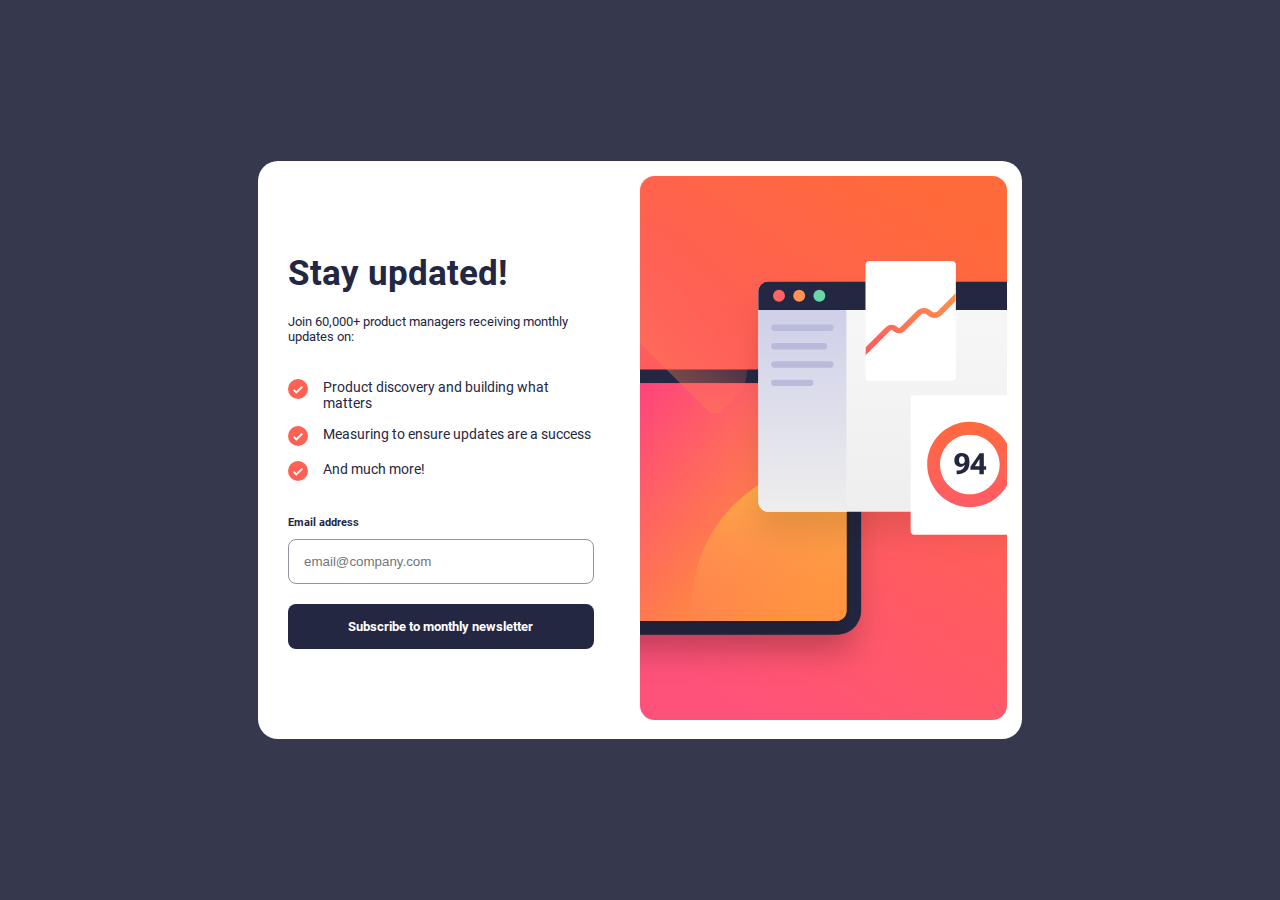
<file: index.html>
<!DOCTYPE html>
<html lang="en">

<head>
    <meta charset=UTF-8>
    <meta name="viewport" content="width=device-width, initial-scale=1.0">
    <title>newsletter sign up with success page</title>
    <link rel="stylesheet" href="./css/index.css">
    <script defer src="./js/base.js"></script>
</head>

<body>
    <main class="card">
        <section class="card-image">
            <img id="desktop-image" src="./assets/images/illustration-sign-up-desktop.svg" alt="desktop-image">
            <img id="mobile-image" src="./assets/images/illustration-sign-up-mobile.svg" alt="mobile-image">
        </section>
        <section class="card-body">
            <div class="text">
                <h1>Stay updated!</h1>
                <h2>Join 60,000+ product managers receiving monthly updates on:</h2>
                <div class="checks">
                    <span>
                        <img id="list-icon" src="./assets/images/icon-list.svg" alt="list-icon">
                        Product discovery and building what matters
                    </span>
                    <span>
                        <img id="list-icon" src="./assets/images/icon-list.svg" alt="list-icon">
                        Measuring to ensure updates are a success
                    </span>
                    <span>
                        <img id="list-icon" src="./assets/images/icon-list.svg" alt="list-icon">
                        And much more!
                    </span>
                </div>
            </div>
            <form class="form-field" id="form-field">
                <span class="email-labels">
                    <label for="email">Email address</label>
                    <span id="error-message" class="error"></span>
                </span>
                <div class="inputs">
                    <input type="email" name="email" id="email" placeholder="email@company.com">
                    <button type="submit" id="button">Subscribe to monthly newsletter</button>
                </div>
            </form>
        </section>
    </main>
</body>

</html>
</file>
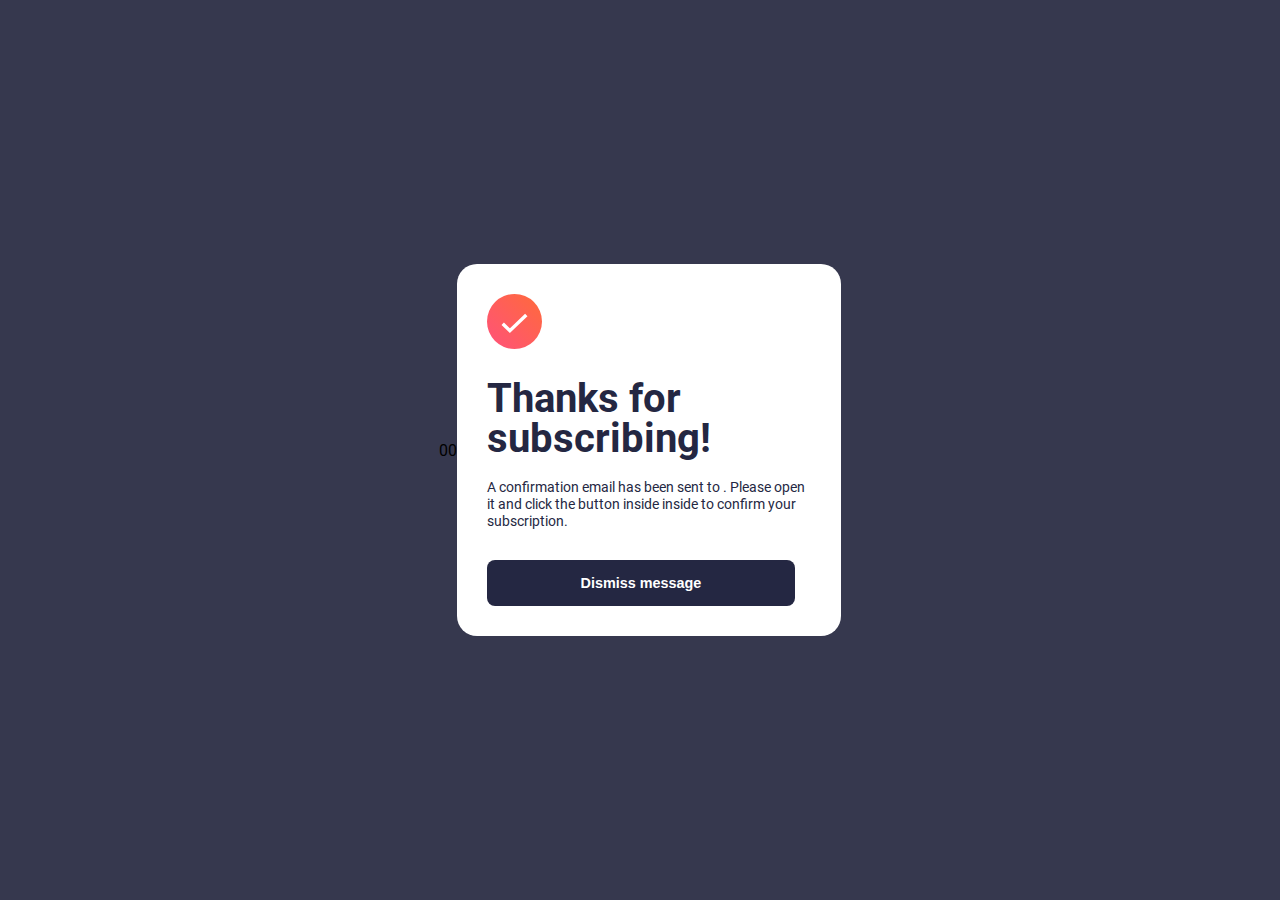
<file: success.html>
<!DOCTYPE html>
<html lang="en">

<head>
    <meta charset=UTF-8>
    <meta name="viewport" content="width=device-width, initial-scale=1.0">
    <title>newsletter sign up with success page</title>
    <link rel="stylesheet" href="./css/success.css">
    <script defer src="./js/success.js"></script>
</head>

<body>00
    <main class="card success-card">
       <img id="success-icon" src="../assets/images/icon-success.svg" alt="success-icon"> 
       <div class="success-card-text">
        <h3>Thanks for subscribing!</h3>
        <h4>A confirmation email has been sent to <span id="user-email"></span>. Please open it and click the button inside inside to confirm your subscription.</h4>
       </div>
       <button type="click" class="success-button" id="success-button">Dismiss message</button>
    </main>
</body>

</html>
</file>
<file: css/index.css>
@import url("../global.css");

:root {
    --tomato: hsl(17, 100%, 59%);
    --pink: hsl(327, 100%, 55%);
    background-color: var(--dark-slate-grey);
}

body {
    display: flex;
    justify-content: center;
    align-items: center;
    max-width: 100%;
    min-height: 100vh;
}
.card{
    border-radius: 20px;
}
.card-body {
    display: flex;
    flex-direction: column;
}

#mobile-image {
    display: none;
}

.text {
    display: flex;
    flex-direction: column;
    gap: 20px;
}

.checks {
    display: flex;
    flex-direction: column;
}

.checks span {
    display: flex;
    flex-direction: row;
    justify-content: start;
    gap: 15px;
    margin-top: 15px;
}

.form-field{
    display: flex;
    flex-direction: column;
    gap: 10px;
}

.email-labels {
    display: flex;
    flex-direction: row;
    justify-content: space-between;
}

.email-labels span,
#error-message {
    display: none;
    color: red;
}

#email {
    padding: 15px;
    border-radius: 8px;
    border: 1px solid var(--grey);
    cursor: grab;
}

#email:focus,
#email:active {
    outline: none;
    border-color: black;
}

#button {
    background-color: var(--dark-slate-grey);
    padding: 15px;
    border: 0;
    border-radius: 8px;
    font-weight: 700;
    cursor: grab;
    color: var(--white);
    display: flex;
    justify-content: center;
    align-items: center;
    
}

#button:hover {
    background-image: linear-gradient(to left, var(--tomato), var(--pink));
    box-shadow: 3px 5px 15px rgba(0, 0, 0, 0.4);
}


.inputs {
    display: flex;
    flex-direction: column;
    gap: 20px;
}


@media screen and (max-width: 576px) {
    :root {
        --h1: 2.8em;
        --h2: 1em;
        --p: 0.95em;
        --email-label: 0.7em;
        --email-span: 0.7em;
    }

    body {
        display: block;
    }

    .card {
        width: 100%;
        display: block;
        display: flex;
        flex-direction: column;
        align-items: center;
        justify-content: start;
        gap: 40px;
        height: 100vh;
        max-height: 100vh;
        height: 100%;
        max-height: 100%;
        padding-bottom: 50px;
    }

    .card-image {
        max-width: 100%;
        width: 100%;
    }

    #desktop-image {
        display: none;
    }

    #mobile-image {
        display: block;
        width: 100%;
        height: 100%;
        max-height: 100%;
    }

    .card-body {
        max-width: 90%;
        gap: 40px;
        margin: 0 auto;
    }

    #list-icon {
        width: 22px;
        height: 22px;
    }

    .email-labels label {
        font-size: var(--email-label);
    }

    .email-labels span,
    #error-message {
        font-size: var(--email-span);
        position: relative;
        right: 20px;
    }

    #email {
        width: 95%;
    }

    #button {
        font-size: 0.9em;
        width: 95%;
    }

    h1 {
        font-size: var(--h1);

    }

    h2 {
        font-size: var(--h2);

    }

    p {
        font-size: var(--p);

    }
    .checks span{
        font-size: 0.95em;
    }
}


@media screen and (min-width: 577px) and (max-width: 1024px) {
    :root {
        --h1: 2.2em;
        --h2: 0.8em;
        --p: 0.85em;
        --email-label: 0.7em;
        --email-span: 0.7em;
    }

    .card {
        display: flex;
        flex-direction: row;
        justify-content: space-between;
        align-items: center;
        gap: 50px;
        max-width: 85%;
        height: auto;
        margin: 0 auto;
        
    }

    .card-image {
        max-width: 50%;
        max-height: 100%;
        padding: 15px 0px 15px 15px;
    }

    #desktop-image {
        max-width: 100%;
        max-height: 100%;
    }

    .card-body {
        max-width: 40%;
        max-height: 100%;
        gap: 35px;
        padding: 30px 50px 30px 0px;
    }

    #list-icon {
        width: 20px;
        height: 20px;
    }

    .email-labels label {
        font-size: var(--email-label);
    }

    .email-labels span,
    #error-message {
        font-size: var(--email-span);
    }

    #email {
        width: 100%;
        height: 45px;
    }

    #button {
        font-size: 0.8em;
        width: 100%;
        height: 45px;
    }

    h1 {
        font-size: var(--h1);

    }

    h2 {
        font-size: var(--h2);

    }

    p {
        font-size: var(--p);

    }
    .checks span{
        font-size: 0.85em;
    }
}

@media screen and (min-width: 1025px) {
    :root {
        --h1: 2.2em;
        --h2: 0.8em;
        --p: 0.85em;
        --email-label: 0.7em;
        --email-span: 0.7em;
    }

    .card {
        display: flex;
        flex-direction: row-reverse;
        justify-content: space-between;
        align-items: center;
        gap: 0px;
        max-width: 100%;
        height: auto;
        margin: 0 auto;
        
    }

    .card-image {
        max-width: 50%;
        max-height: 100%;
        padding: 15px 15px 15px 0px;
    }

    #desktop-image {
        max-width: 100%;
        max-height: 100%;
    }

    .card-body {
        max-width: 40%;
        max-height: 100%;
        gap: 35px;
        position: relative;
        left: 30px;
    }

    #list-icon {
        width: 20px;
        height: 20px;
    }

    .email-labels label {
        font-size: var(--email-label);
    }

    .email-labels span,
    #error-message {
        font-size: var(--email-span);
    }

    #email {
        width: 100%;
        height: 45px;
    }

    #button {
        font-size: 0.8em;
        width: 100%;
        white-space: nowrap;
    }

    h1 {
        font-size: var(--h1);

    }

    h2 {
        font-size: var(--h2);

    }

    p {
        font-size: var(--p);

    }
    .checks span{
        font-size: 0.85em;
    }
}
</file>
<file: css/success.css>
@import url("../global.css");

:root {
    --tomato: hsl(17, 100%, 59%);
    --pink: hsl(327, 100%, 55%);
    background-color: var(--dark-slate-grey);
}

body {
    display: flex;
    justify-content: center;
    align-items: center;
    max-width: 100%;
    min-height: 100vh;
}

.success-card {
    display: flex;
    flex-direction: column;

}

.success-card-text {
    display: flex;
    flex-direction: column;
}

.success-button {
    background-color: var(--dark-slate-grey);
    padding: 15px;
    border: 0;
    border-radius: 8px;
    font-weight: 700;
    cursor: grab;
    color: white;
    
}

#success-button:hover {
    background-image: linear-gradient(to left, var(--tomato), var(--pink));
    box-shadow: 3px 5px 15px rgba(0, 0, 0, 0.4);
}

#success-button:focus,
#button:active {
    box-shadow: 3px 5px 15px rgba(0, 0, 0, 0.4);
}

@media screen and (max-width: 576px) {
    :root {
        --h3: 2.5em;
        --h4: 0.95em;
    }

    body {
        display: block;
    }

    .success-card {
        justify-content: space-between;
        align-items: start;
        height: 100vh;
        max-height: 100vh;
        padding: 0px 10px 0px 20px;
    }

    #success-icon {
        width: 60px;
        height: 60px;
        position: relative;
        top: 150px;
    }

    .success-card-text {
        gap: 20px;
        position: relative;
        bottom: 70px;

    }

    .success-button {
        width: 95%;
        font-size: 0.9em;
        position: relative;
        bottom: 50px;
    }

    h3 {
        font-size: var(--h3);
        line-height: 40px;
    }

    h4 {
        font-size: var(--h4);
    }

}

@media screen and (min-width: 577px) and (max-width: 1024px) {
    :root {
        --h3: 2.5em;
        --h4: 0.85em;
    }

    .success-card {
        justify-content: space-between;
        align-items: start;
        max-width: 45%;
        padding: 30px;
        gap: 30px;
        border-radius: 20px;
    }

    #success-icon {
        width: 50px;
        height: 50px;
    }

    .success-card-text {
        gap: 20px;

    }

    .success-button {
        width: 95%;
        font-size: 0.8em;
    }

    h3 {
        font-size: var(--h3);
        line-height: 40px;
    }

    h4 {
        font-size: var(--h4);
    }

}


@media screen and (min-width: 1025px) {
    :root {
        --h3: 2.5em;
        --h4: 0.9em;
    }

    .success-card {
        justify-content: space-between;
        align-items: start;
        max-width: 30%;
        padding: 30px;
        gap: 30px;
        border-radius: 20px;
    }

    #success-icon {
        width: 55px;
        height: 55px;
    }

    .success-card-text {
        gap: 20px;

    }

    .success-button {
        width: 95%;
        font-size: 0.9em;
    }

    h3 {
        font-size: var(--h3);
        line-height: 40px;
    }

    h4 {
        font-size: var(--h4);
    }

}
</file>
